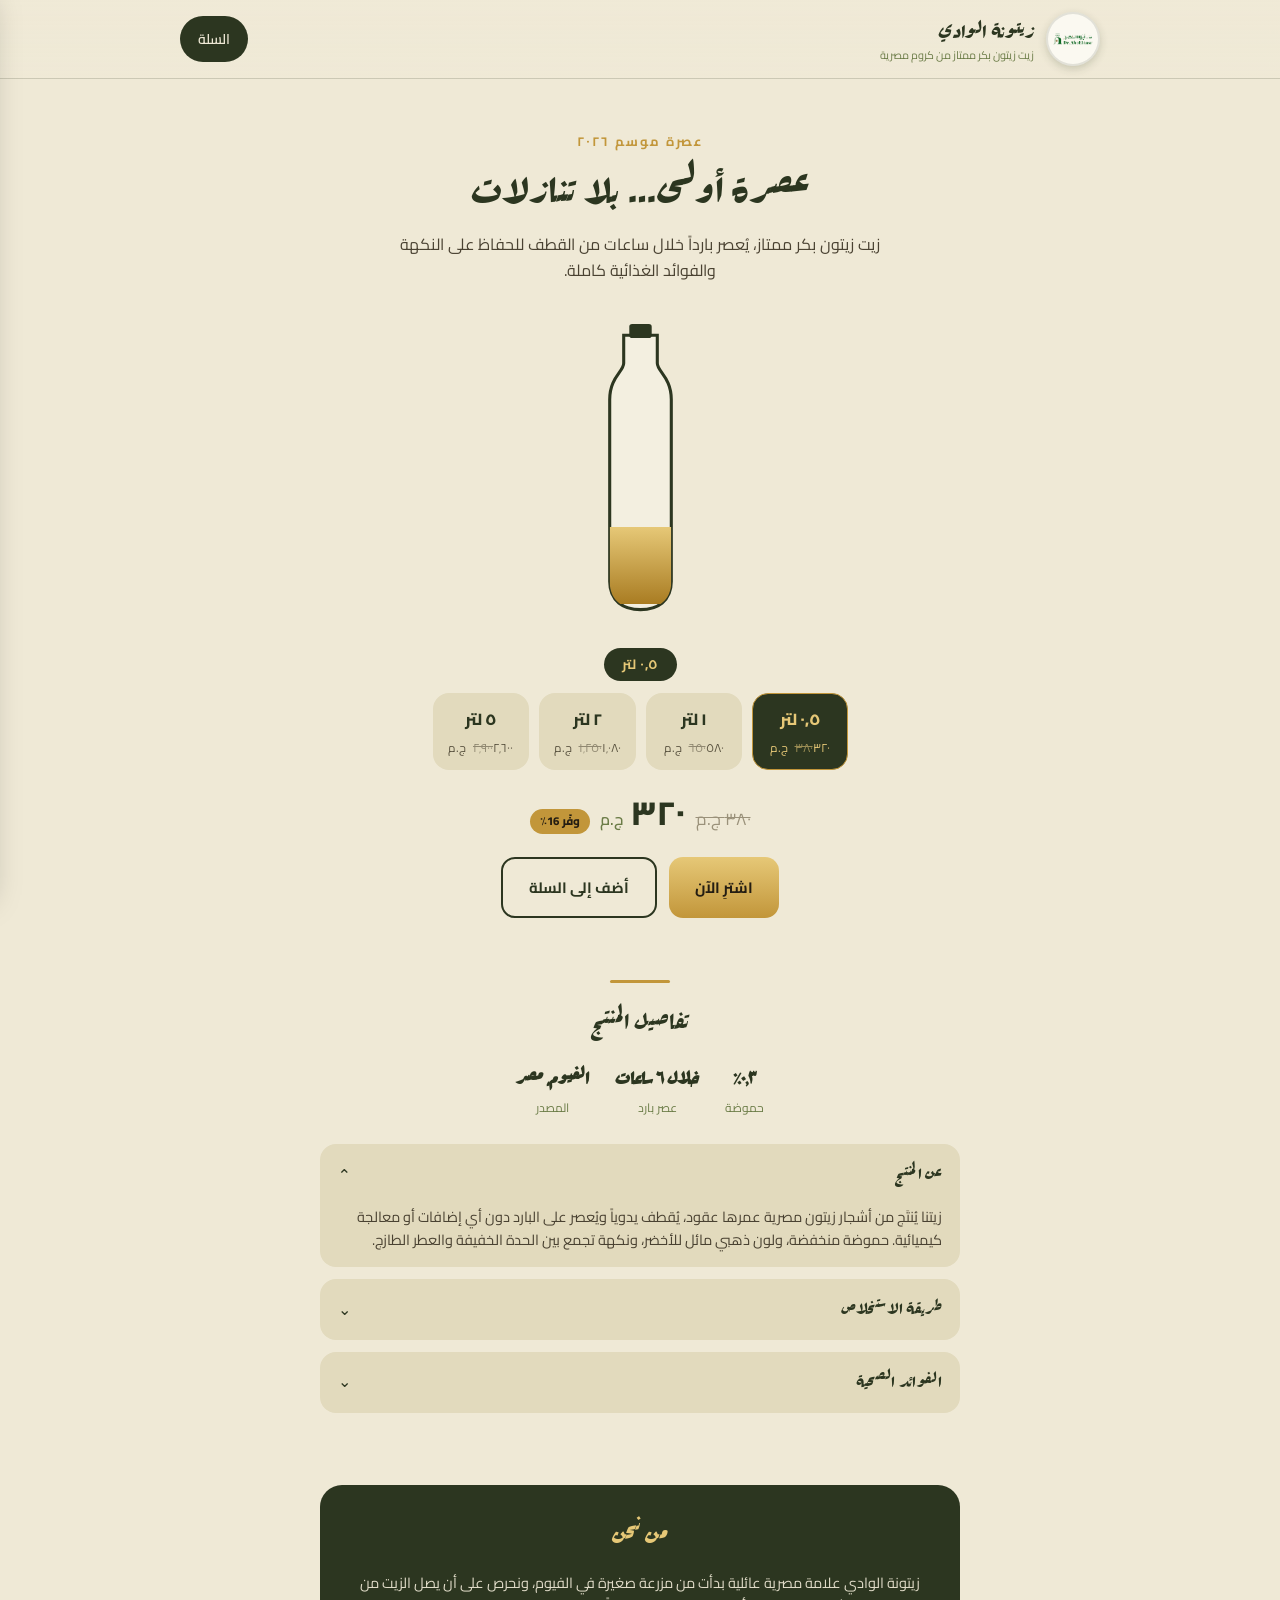
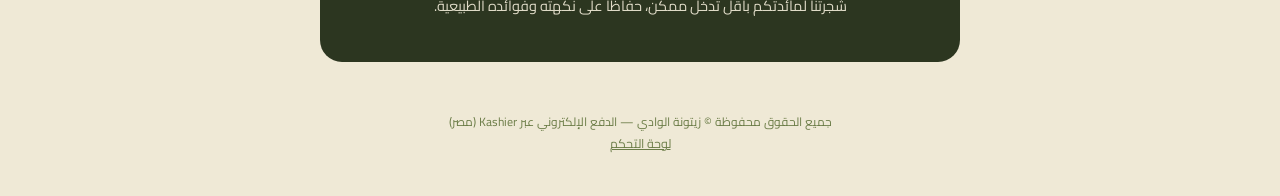
<file: olive-oil-store (4).html>
<!DOCTYPE html>
<html lang="ar" dir="rtl">
<head>
<meta charset="UTF-8">
<meta name="viewport" content="width=device-width, initial-scale=1.0">
<title>زيت زيتون — المتجر</title>
<link rel="preconnect" href="https://fonts.googleapis.com">
<link href="https://fonts.googleapis.com/css2?family=Rakkas&family=Cairo:wght@300;400;500;600;700;800&display=swap" rel="stylesheet">
<style>
  :root{
    --ink:#241d12;
    --olive-deep:#2c3620;
    --olive:#4a5a30;
    --olive-soft:#6b7c47;
    --gold:#c2963a;
    --gold-light:#e6c877;
    --paper:#efe9d6;
    --paper-card:#e2dabd;
    --paper-deep:#dcd2ae;
    --line: rgba(44,54,32,.18);
    --danger:#a4402c;
    --whatsapp:#3a8f5f;
    --radius: 22px;
  }
  *{box-sizing:border-box;}
  html,body{margin:0;padding:0;}
  body{
    background:var(--paper);
    color:var(--ink);
    font-family:'Cairo',sans-serif;
    line-height:1.6;
    min-height:100vh;
  }
  h1,h2,h3,.display{
    font-family:'Rakkas',serif;
    font-weight:400;
    color:var(--olive-deep);
    letter-spacing:.3px;
  }
  a{color:inherit;text-decoration:none;}
  button{font-family:'Cairo',sans-serif;cursor:pointer;border:none;}
  input,select,textarea{font-family:'Cairo',sans-serif;}
  .wrap{max-width:960px;margin:0 auto;padding:0 20px;}

  /* HEADER */
  .site-header{
    position:sticky;top:0;z-index:40;
    background:linear-gradient(180deg, rgba(239,233,214,.97), rgba(239,233,214,.9));
    backdrop-filter:blur(6px);
    border-bottom:1px solid var(--line);
  }
  .header-row{display:flex;align-items:center;justify-content:space-between;padding:12px 20px;max-width:960px;margin:0 auto;}
  .brand-badge{display:flex;align-items:center;gap:12px;}
  .badge-circle{
    width:54px;height:54px;border-radius:50%;
    background:#fbf9f1;
    display:flex;align-items:center;justify-content:center;
    box-shadow: inset 0 0 0 2px rgba(44,54,32,.12), 0 3px 8px rgba(44,54,32,.2);
    flex-shrink:0;overflow:hidden;
  }
  .badge-circle img{width:100%;height:100%;object-fit:contain;padding:4px;}
  .badge-circle span{font-family:'Rakkas',serif;color:var(--olive-deep);font-size:20px;}
  .brand-name{font-family:'Rakkas',serif;font-size:22px;color:var(--olive-deep);}
  .brand-tagline{font-size:11px;color:var(--olive-soft);margin-top:-2px;}
  .cart-btn{
    background:var(--olive-deep);color:var(--paper);
    border-radius:999px;padding:10px 18px;font-weight:600;font-size:14px;
    display:flex;align-items:center;gap:8px;position:relative;
  }
  .cart-count{
    background:var(--gold);color:var(--ink);border-radius:50%;
    width:20px;height:20px;font-size:11px;display:flex;align-items:center;justify-content:center;font-weight:800;
  }

  /* HERO */
  .hero{padding:52px 20px 26px;text-align:center;}
  .hero .eyebrow{color:var(--gold);font-weight:700;letter-spacing:2px;font-size:13px;text-transform:uppercase;}
  .hero h1{font-size:42px;margin:10px 0 14px;line-height:1.35;}
  .hero p{max-width:520px;margin:0 auto;color:#4a4232;font-size:16px;}

  /* SIGNATURE BOTTLE VISUAL */
  .stage{display:flex;flex-direction:column;align-items:center;gap:16px;padding:14px 20px 6px;}
  .bottle-wrap{position:relative;width:230px;height:320px;display:flex;align-items:center;justify-content:center;}
  .bottle-photo{
    position:absolute;inset:0;width:100%;height:100%;object-fit:contain;z-index:3;
    filter:drop-shadow(0 16px 22px rgba(44,54,32,.28));
  }
  .bottle-svg{width:100%;height:100%;position:relative;z-index:2;}
  .fill-mask{transition:height 1.1s cubic-bezier(.16,.9,.28,1), y 1.1s cubic-bezier(.16,.9,.28,1);}
  .liter-badge{
    background:var(--olive-deep);color:var(--gold-light);
    padding:6px 18px;border-radius:999px;font-size:13.5px;font-weight:700;letter-spacing:.5px;
  }

  /* SIZE SELECTOR */
  .size-row{display:flex;gap:10px;justify-content:center;flex-wrap:wrap;padding:6px 20px 8px;}
  .size-pill{
    background:var(--paper-card);border:1.5px solid transparent;border-radius:16px;
    padding:10px 14px;min-width:96px;text-align:center;transition:.18s;
  }
  .size-pill .l{display:block;font-weight:800;font-size:16px;color:var(--olive-deep);}
  .size-pill .p{display:block;font-size:12px;color:#5a5340;margin-top:2px;}
  .size-pill .p .was{text-decoration:line-through;opacity:.6;margin-left:4px;}
  .size-pill.active{background:var(--olive-deep);border-color:var(--gold);}
  .size-pill.active .l,.size-pill.active .p{color:var(--gold-light);}

  .price-block{text-align:center;padding:8px 20px 26px;}
  .price-row{display:flex;align-items:baseline;justify-content:center;gap:10px;flex-wrap:wrap;}
  .price-block .amount{font-size:34px;font-weight:800;color:var(--olive-deep);}
  .price-block .amount span{font-size:16px;font-weight:600;color:var(--olive-soft);}
  .price-was{font-size:17px;text-decoration:line-through;color:#9a917a;}
  .discount-badge{background:var(--gold);color:var(--ink);font-size:11.5px;font-weight:800;padding:3px 10px;border-radius:999px;}
  .cta-row{display:flex;gap:12px;justify-content:center;flex-wrap:wrap;margin-top:16px;}
  .btn{border-radius:14px;padding:14px 26px;font-weight:700;font-size:15px;transition:.15s;}
  .btn-gold{background:linear-gradient(180deg,var(--gold-light),var(--gold));color:var(--ink);}
  .btn-gold:hover{filter:brightness(1.05);}
  .btn-outline{background:transparent;border:2px solid var(--olive-deep);color:var(--olive-deep);}
  .btn-outline:hover{background:var(--olive-deep);color:var(--paper);}

  /* INFO */
  .section{padding:36px 20px;}
  .divider{width:60px;height:3px;background:var(--gold);border-radius:3px;margin:0 auto 18px;}
  .section-title{text-align:center;font-size:26px;margin:0 0 18px;}
  .facts{display:flex;justify-content:center;gap:26px;margin:20px auto 0;flex-wrap:wrap;max-width:640px;}
  .fact{text-align:center;}
  .fact b{display:block;font-family:'Rakkas',serif;font-size:20px;color:var(--olive-deep);}
  .fact span{font-size:12px;color:var(--olive-soft);}

  /* DESCRIPTION ACCORDION */
  .desc-blocks{max-width:640px;margin:24px auto 0;display:flex;flex-direction:column;gap:12px;}
  .desc-block{background:var(--paper-card);border-radius:16px;overflow:hidden;}
  .desc-head{display:flex;justify-content:space-between;align-items:center;padding:16px 18px;cursor:pointer;}
  .desc-head h3{margin:0;font-size:18px;}
  .desc-chevron{font-size:16px;color:var(--olive-deep);transition:transform .25s;}
  .desc-block.open .desc-chevron{transform:rotate(180deg);}
  .desc-body-outer{max-height:0;transition:max-height .35s ease;}
  .desc-block.open .desc-body-outer{max-height:600px;}
  .desc-body{padding:0 18px 16px;color:#4a4232;font-size:14.5px;}

  /* ABOUT */
  .about-card{
    background:var(--olive-deep);color:var(--paper);border-radius:var(--radius);
    max-width:640px;margin:0 auto;padding:30px 26px;text-align:center;
  }
  .about-card h2{color:var(--gold-light);font-size:26px;margin:0 0 10px;}
  .about-card p{font-size:14.5px;opacity:.92;}

  /* REVIEWS */
  .reviews-row{display:flex;gap:14px;overflow-x:auto;padding:6px 4px 14px;scroll-snap-type:x proximity;}
  .review-card{
    flex:0 0 auto;width:170px;background:var(--paper-card);border-radius:16px;overflow:hidden;
    scroll-snap-align:start;box-shadow:0 4px 10px rgba(44,54,32,.12);
  }
  .review-card img{width:100%;height:220px;object-fit:cover;display:block;background:#fff;}
  .review-card .cap{padding:10px 12px;font-size:12.5px;}
  .review-card .cap b{display:block;font-size:13px;color:var(--olive-deep);margin-bottom:2px;}
  .reviews-empty{text-align:center;color:var(--olive-soft);font-size:13.5px;}

  /* SOCIAL FOOTER */
  .social-row{display:flex;gap:12px;justify-content:center;margin:18px 0 6px;flex-wrap:wrap;}
  .social-icon{
    width:38px;height:38px;border-radius:50%;background:var(--paper-card);
    display:flex;align-items:center;justify-content:center;color:var(--olive-deep);
    transition:.15s;
  }
  .social-icon:hover{background:var(--olive-deep);color:var(--paper);}
  .social-icon svg{width:18px;height:18px;fill:currentColor;}

  footer{padding:14px 20px 40px;text-align:center;font-size:12px;color:var(--olive-soft);}
  footer a.link-btn{text-decoration:underline;opacity:.75;}

  /* WHATSAPP FLOATING BUTTON */
  .wa-float{
    position:fixed;bottom:22px;left:22px;z-index:50;
    width:58px;height:58px;border-radius:50%;
    background:var(--whatsapp);color:#fff;
    display:flex;align-items:center;justify-content:center;
    box-shadow:0 6px 18px rgba(0,0,0,.28);
  }
  .wa-float svg{width:30px;height:30px;fill:#fff;}
  .wa-float:hover{filter:brightness(1.06);}

  /* CART DRAWER */
  .overlay{position:fixed;inset:0;background:rgba(36,29,18,.45);z-index:60;display:none;}
  .overlay.show{display:block;}
  .drawer{
    position:fixed;top:0;bottom:0;left:0;width:min(380px,92vw);background:var(--paper);z-index:61;
    box-shadow:8px 0 30px rgba(0,0,0,.25);transform:translateX(-105%);transition:transform .25s ease;
    display:flex;flex-direction:column;
  }
  .drawer.show{transform:translateX(0);}
  .drawer-head{padding:18px 20px;border-bottom:1px solid var(--line);display:flex;justify-content:space-between;align-items:center;}
  .drawer-head h3{margin:0;font-size:20px;}
  .icon-btn{background:none;font-size:20px;color:var(--olive-deep);padding:4px 8px;}
  .drawer-body{flex:1;overflow-y:auto;padding:14px 20px;}
  .cart-item{display:flex;gap:12px;padding:12px 0;border-bottom:1px solid var(--line);align-items:center;}
  .cart-item .thumb{width:52px;height:70px;background:var(--paper-card);border-radius:8px;flex-shrink:0;display:flex;align-items:center;justify-content:center;overflow:hidden;}
  .cart-item .thumb img{width:100%;height:100%;object-fit:contain;}
  .cart-item .meta{flex:1;font-size:14px;}
  .cart-item .meta b{display:block;}
  .qty-ctrl{display:flex;align-items:center;gap:8px;}
  .qty-ctrl button{background:var(--paper-card);width:24px;height:24px;border-radius:6px;font-weight:800;}
  .remove-link{font-size:12px;color:var(--danger);background:none;text-decoration:underline;padding:0;margin-top:4px;}
  .drawer-foot{padding:16px 20px;border-top:1px solid var(--line);}
  .total-row{display:flex;justify-content:space-between;font-weight:800;margin-bottom:12px;font-size:16px;}
  .empty-note{color:var(--olive-soft);text-align:center;padding:30px 10px;font-size:14px;}

  /* MODAL */
  .modal{
    position:fixed;inset:0;z-index:70;display:none;align-items:center;justify-content:center;padding:16px;
    background:rgba(36,29,18,.5);
  }
  .modal.show{display:flex;}
  .modal-card{
    background:var(--paper);border-radius:var(--radius);max-width:480px;width:100%;
    max-height:90vh;overflow-y:auto;padding:24px;
  }
  .modal-card h3{margin-top:0;font-size:22px;}
  .field{margin-bottom:14px;}
  .field label{display:block;font-size:13px;font-weight:700;color:var(--olive-deep);margin-bottom:5px;}
  .field input,.field select,.field textarea{
    width:100%;padding:11px 12px;border-radius:10px;border:1.5px solid var(--line);
    background:#fbf9f1;font-size:14px;color:var(--ink);
  }
  .field textarea{resize:vertical;min-height:70px;}
  .row2{display:grid;grid-template-columns:1fr 1fr;gap:10px;}
  .summary-box{background:var(--paper-card);border-radius:12px;padding:14px;font-size:13.5px;margin-bottom:16px;}
  .summary-box div{display:flex;justify-content:space-between;padding:3px 0;}
  .msg{font-size:13px;padding:10px 12px;border-radius:10px;margin-top:10px;}
  .msg.ok{background:#e4ecd7;color:var(--olive-deep);}
  .msg.info{background:#f1e6c9;color:#6b5320;}
  .modal-actions{display:flex;gap:10px;margin-top:6px;}
  .pay-options{display:flex;flex-direction:column;gap:8px;}
  .pay-option{display:flex;align-items:center;gap:8px;background:#fbf9f1;border:1.5px solid var(--line);border-radius:10px;padding:10px 12px;font-size:14px;cursor:pointer;}
  .pay-option input{width:auto;}

  /* ADMIN */
  .admin-shell{padding:24px 16px 60px;max-width:760px;margin:0 auto;}
  .admin-topbar{display:flex;justify-content:space-between;align-items:center;margin-bottom:20px;}
  .tabs{display:flex;gap:8px;flex-wrap:wrap;margin-bottom:20px;}
  .tab{background:var(--paper-card);padding:9px 16px;border-radius:10px;font-size:13.5px;font-weight:700;color:var(--olive-deep);}
  .tab.active{background:var(--olive-deep);color:var(--paper);}
  .panel{background:var(--paper-card);border-radius:18px;padding:22px;margin-bottom:18px;}
  .panel h3{margin-top:0;font-size:19px;}
  .size-admin-row{display:grid;grid-template-columns:74px 1fr 90px 90px;gap:10px;align-items:center;margin-bottom:12px;padding-bottom:12px;border-bottom:1px dashed var(--line);}
  .upload-thumb{width:64px;height:84px;border-radius:8px;background:#fbf9f1;border:1px dashed var(--olive-soft);display:flex;align-items:center;justify-content:center;overflow:hidden;font-size:10px;color:var(--olive-soft);text-align:center;}
  .upload-thumb img{width:100%;height:100%;object-fit:contain;}
  .file-btn{font-size:11px;background:#fbf9f1;border:1px solid var(--line);border-radius:6px;padding:5px 6px;display:block;margin-top:4px;width:100%;}
  .price-mini{font-size:10.5px;color:var(--olive-soft);display:block;margin-bottom:2px;}
  table.orders{width:100%;border-collapse:collapse;font-size:13px;}
  table.orders th,table.orders td{padding:9px 8px;text-align:right;border-bottom:1px solid var(--line);}
  .status-select{padding:5px 6px;border-radius:6px;font-size:12px;border:1px solid var(--line);background:#fbf9f1;}
  .save-note{font-size:12px;color:var(--olive-soft);margin-top:8px;min-height:16px;}
  .link-btn{background:none;color:var(--olive-soft);text-decoration:underline;font-size:12.5px;}
  .kashier-note{background:#f1e6c9;border-radius:10px;padding:12px 14px;font-size:12.5px;color:#6b5320;margin-top:10px;line-height:1.7;}
  .loading{text-align:center;padding:60px 20px;color:var(--olive-soft);}
  .block-admin{background:#fbf9f1;border-radius:12px;padding:14px;margin-bottom:12px;}
  .block-admin-top{display:flex;justify-content:space-between;align-items:center;margin-bottom:8px;}
  .del-btn{background:none;color:var(--danger);font-size:12.5px;text-decoration:underline;}
  .add-block-btn{background:var(--olive-deep);color:var(--paper);border-radius:10px;padding:9px 16px;font-size:13.5px;font-weight:700;margin-top:6px;}
</style>
</head>
<body>

<div id="app"><div class="loading">جارِ التحميل…</div></div>

<script>
const GOVERNORATES = ["القاهرة","الجيزة","الإسكندرية","الدقهلية","البحيرة","الغربية","المنوفية","الشرقية","القليوبية","كفر الشيخ","دمياط","بورسعيد","الإسماعيلية","السويس","شمال سيناء","جنوب سيناء","بني سويف","الفيوم","المنيا","أسيوط","سوهاج","قنا","الأقصر","أسوان","الوادي الجديد","مطروح","البحر الأحمر"];

const SOCIAL_ICONS = {
  facebook: '<svg viewBox="0 0 24 24"><path d="M22 12a10 10 0 1 0-11.6 9.9v-7H7.9V12h2.5V9.8c0-2.5 1.5-3.9 3.8-3.9 1.1 0 2.2.2 2.2.2v2.4h-1.2c-1.2 0-1.6.8-1.6 1.6V12h2.8l-.4 2.9h-2.4v7A10 10 0 0 0 22 12z"/></svg>',
  instagram: '<svg viewBox="0 0 24 24"><path d="M12 2c2.7 0 3.1 0 4.1.1 1.1 0 1.8.2 2.5.5.7.3 1.2.6 1.8 1.2.6.6.9 1.1 1.2 1.8.3.7.5 1.4.5 2.5.1 1 .1 1.4.1 4.1s0 3.1-.1 4.1c0 1.1-.2 1.8-.5 2.5-.3.7-.6 1.2-1.2 1.8-.6.6-1.1.9-1.8 1.2-.7.3-1.4.5-2.5.5-1 .1-1.4.1-4.1.1s-3.1 0-4.1-.1c-1.1 0-1.8-.2-2.5-.5-.7-.3-1.2-.6-1.8-1.2-.6-.6-.9-1.1-1.2-1.8-.3-.7-.5-1.4-.5-2.5C2 15.1 2 14.7 2 12s0-3.1.1-4.1c0-1.1.2-1.8.5-2.5.3-.7.6-1.2 1.2-1.8.6-.6 1.1-.9 1.8-1.2.7-.3 1.4-.5 2.5-.5C8.9 2 9.3 2 12 2zm0 5a5 5 0 1 0 0 10 5 5 0 0 0 0-10zm0 8.2a3.2 3.2 0 1 1 0-6.4 3.2 3.2 0 0 1 0 6.4zm5.2-8.4a1.2 1.2 0 1 0 0-2.4 1.2 1.2 0 0 0 0 2.4z"/></svg>',
  tiktok: '<svg viewBox="0 0 24 24"><path d="M16.6 2h-3.2v13.4a3 3 0 1 1-2.1-2.9V9.2a6.2 6.2 0 1 0 5.3 6.1V8.8a7.6 7.6 0 0 0 4.4 1.4V7a4.4 4.4 0 0 1-4.4-4.4V2z"/></svg>',
  twitter: '<svg viewBox="0 0 24 24"><path d="M18.9 3H22l-7 8 8.2 10h-6.4l-5-6.5-5.8 6.5H2.7l7.5-8.4L2.3 3h6.6l4.5 6z"/></svg>',
  youtube: '<svg viewBox="0 0 24 24"><path d="M23 12s0-3.6-.5-5.3c-.3-1-1-1.8-2-2C18.9 4 12 4 12 4s-6.9 0-8.5.7c-1 .2-1.7 1-2 2C1 8.4 1 12 1 12s0 3.6.5 5.3c.3 1 1 1.7 2 2C5.1 20 12 20 12 20s6.9 0 8.5-.7c1-.3 1.7-1 2-2 .5-1.7.5-5.3.5-5.3zM10 15.5v-7l6 3.5-6 3.5z"/></svg>',
  whatsapp: '<svg viewBox="0 0 24 24"><path d="M17.5 14.4c-.3-.1-1.7-.8-2-1-.2-.1-.4-.1-.6.1-.2.3-.7 1-.9 1.1-.1.2-.3.2-.6.1-.3-.2-1.2-.5-2.3-1.5-.9-.8-1.4-1.7-1.6-2-.2-.3 0-.5.1-.6.1-.1.3-.3.4-.5.2-.1.2-.3.3-.5.1-.2 0-.4 0-.5-.1-.1-.6-1.5-.8-2-.2-.5-.4-.5-.6-.5h-.5c-.2 0-.5.1-.7.3-.3.3-1 1-1 2.4s1 2.8 1.2 3c.1.2 2 3 4.8 4.3.7.3 1.2.5 1.6.6.7.2 1.3.2 1.8.1.5-.1 1.7-.7 2-1.4.2-.6.2-1.2.2-1.3-.1-.2-.3-.2-.6-.3zM12 2a10 10 0 0 0-8.6 15L2 22l5.2-1.4A10 10 0 1 0 12 2zm0 18.2a8.2 8.2 0 0 1-4.2-1.2l-.3-.2-3.1.8.8-3-.2-.3A8.2 8.2 0 1 1 12 20.2z"/></svg>'
};

const DEFAULT_CONFIG = {
  brandName: "زيتونة الوادي",
  tagline: "زيت زيتون بكر ممتاز من كروم مصرية",
  logoImage: "[data-uri]",
  heroHeadline: "عصرة أولى… بلا تنازلات",
  heroText: "زيت زيتون بكر ممتاز، يُعصر بارداً خلال ساعات من القطف للحفاظ على النكهة والفوائد الغذائية كاملة.",
  facts: [{label:"حموضة", value:"٠٫٣٪"},{label:"عصر بارد", value:"خلال ٦ ساعات"},{label:"المصدر", value:"الفيوم، مصر"}],
  descriptionBlocks: [
    {id:"b1", title:"عن المنتج", text:"زيتنا يُنتَج من أشجار زيتون مصرية عمرها عقود، يُقطف يدوياً ويُعصر على البارد دون أي إضافات أو معالجة كيميائية. حموضة منخفضة، ولون ذهبي مائل للأخضر، ونكهة تجمع بين الحدة الخفيفة والعطر الطازج."},
    {id:"b2", title:"طريقة الاستخلاص", text:"يتم قطف الزيتون يدوياً في ذروة النضج، ثم يُنقل مباشرة للمعصرة ويُعصر بارداً خلال ساعات قليلة من القطف، دون استخدام حرارة أو مذيبات، للحفاظ على الطعم الطبيعي والقيمة الغذائية."},
    {id:"b3", title:"الفوائد الصحية", text:"غني بمضادات الأكسدة والدهون الأحادية غير المشبعة، يدعم صحة القلب والشرايين، ويُستخدم يومياً في الطهي والسلطات كبديل صحي للزيوت المكررة."}
  ],
  about: {
    title: "من نحن",
    text: "زيتونة الوادي علامة مصرية عائلية بدأت من مزرعة صغيرة في الفيوم، ونحرص على أن يصل الزيت من شجرتنا لمائدتكم بأقل تدخل ممكن، حفاظاً على نكهته وفوائده الطبيعية."
  },
  reviews: [],
  social: {
    whatsapp: "",
    facebook: "",
    instagram: "",
    tiktok: "",
    twitter: "",
    youtube: ""
  },
  sizes: [
    {key:"500", liter:"٠٫٥ لتر", price:320, originalPrice:380, image:""},
    {key:"1000", liter:"١ لتر", price:580, originalPrice:650, image:""},
    {key:"2000", liter:"٢ لتر", price:1080, originalPrice:1250, image:""},
    {key:"5000", liter:"٥ لتر", price:2600, originalPrice:2900, image:""}
  ],
  currency:"ج.م",
  kashierMerchantId:"",
  kashierMode:"test",
  paymentMethods:{ cod:true, card:true, wallet:true },
  adminPassword:"1234"
};

let state = {
  view: "store",
  config: null,
  cart: [],
  selectedSize: null,
  cartOpen: false,
  checkoutOpen: false,
  checkoutItems: null,
  orderMsg: null,
  adminAuthed: false,
  adminTab: "identity",
  orders: [],
  saveNote: "",
  blockOpen: {"b1": true}
};

const STORAGE_KEYS = { config:"store-config", orders:"orders", cart:"cart" };

async function loadAll(){
  try{
    const c = await window.storage.get(STORAGE_KEYS.config, true);
    state.config = c ? JSON.parse(c.value) : structuredClone(DEFAULT_CONFIG);
  }catch(e){ state.config = structuredClone(DEFAULT_CONFIG); }

  try{
    const o = await window.storage.get(STORAGE_KEYS.orders, true);
    state.orders = o ? JSON.parse(o.value) : [];
  }catch(e){ state.orders = []; }

  try{
    const ct = await window.storage.get(STORAGE_KEYS.cart, false);
    state.cart = ct ? JSON.parse(ct.value) : [];
  }catch(e){ state.cart = []; }

  state.selectedSize = state.config.sizes[0]?.key || null;
  if(state.config.descriptionBlocks?.[0]) state.blockOpen[state.config.descriptionBlocks[0].id] = true;
  render();
}

async function saveConfig(){
  try{ await window.storage.set(STORAGE_KEYS.config, JSON.stringify(state.config), true); }catch(e){}
}
async function saveOrders(){
  try{ await window.storage.set(STORAGE_KEYS.orders, JSON.stringify(state.orders), true); }catch(e){}
}
async function saveCart(){
  try{ await window.storage.set(STORAGE_KEYS.cart, JSON.stringify(state.cart), false); }catch(e){}
}

function fmt(n){ return Number(n).toLocaleString('ar-EG'); }
function esc(s){ return (s||"").replace(/[&<>"']/g, m => ({'&':'&amp;','<':'&lt;','>':'&gt;','"':'&quot;',"'":'&#39;'}[m])); }
function waDigits(s){ return (s||"").replace(/[^0-9]/g,''); }

function currentSize(){ return state.config.sizes.find(s=>s.key===state.selectedSize) || state.config.sizes[0]; }

function cartTotal(items){
  return items.reduce((sum,it)=>{
    const sz = state.config.sizes.find(s=>s.key===it.key);
    return sum + (sz? sz.price*it.qty : 0);
  },0);
}
function cartCount(){ return state.cart.reduce((n,it)=>n+it.qty,0); }

function addToCart(key, qty=1){
  const existing = state.cart.find(it=>it.key===key);
  if(existing){ existing.qty += qty; } else { state.cart.push({key,qty}); }
  saveCart();
  render();
}
function updateQty(key, delta){
  const it = state.cart.find(i=>i.key===key);
  if(!it) return;
  it.qty += delta;
  if(it.qty<=0) state.cart = state.cart.filter(i=>i.key!==key);
  saveCart();
  render();
}
function removeFromCart(key){
  state.cart = state.cart.filter(i=>i.key!==key);
  saveCart();
  render();
}

function openCheckout(items){
  state.checkoutItems = items;
  state.checkoutOpen = true;
  state.orderMsg = null;
  state.cartOpen = false;
  render();
}

async function submitOrder(e){
  e.preventDefault();
  const f = e.target;
  const name = f.name.value.trim();
  const phone = f.phone.value.trim();
  const gov = f.gov.value;
  const address = f.address.value.trim();
  const notes = f.notes.value.trim();
  if(!name || !phone || !gov || !address){ return; }

  const paymentMethod = f.payment ? f.payment.value : "cod";
  const items = state.checkoutItems;
  const total = cartTotal(items);
  const order = {
    id: "ORD-" + Date.now().toString(36).toUpperCase(),
    createdAt: new Date().toISOString(),
    name, phone, governorate: gov, address, notes,
    items: items.map(it=>{
      const sz = state.config.sizes.find(s=>s.key===it.key);
      return { key: it.key, liter: sz?.liter, qty: it.qty, price: sz?.price };
    }),
    total,
    status: paymentMethod==="cod" ? "قيد التجهيز" : "بانتظار الدفع",
    paymentMethod
  };
  state.orders.unshift(order);
  await saveOrders();

  if(items === state.cart){
    state.cart = [];
    await saveCart();
  }

  if(paymentMethod === "cod"){
    state.orderMsg = {
      type:"ok",
      text: "تم تأكيد طلبك رقم " + order.id + " بنجاح. الدفع سيتم عند استلام الطلب."
    };
  } else {
    const mid = state.config.kashierMerchantId;
    const methodLabel = paymentMethod==="card" ? "بالبطاقة" : "بالمحفظة الإلكترونية";
    if(mid){
      state.orderMsg = {
        type:"info",
        text: "تم إنشاء طلبك رقم " + order.id + " للدفع " + methodLabel + ". لإتمام الدفع الفعلي عبر Kashier، الموقع يحتاج خادماً خلفياً يحسب بصمة التحقق (hash) بمفتاحك السري — لا يمكن حساب هذه البصمة بأمان من المتصفح مباشرة. بعد ربط الخادم سيُحوَّل العميل تلقائياً لصفحة الدفع."
      };
    } else {
      state.orderMsg = {
        type:"info",
        text: "تم إنشاء طلبك رقم " + order.id + ". لتفعيل الدفع الإلكتروني عبر Kashier أضف رقم المنشأة (Merchant ID) من لوحة التحكم."
      };
    }
  }
  render();
}

function toggleView(v){ state.view = v; render(); }

// ---------- RENDER ----------
function render(){
  const app = document.getElementById('app');
  if(!state.config){ app.innerHTML = '<div class="loading">جارِ التحميل…</div>'; return; }
  app.innerHTML = state.view === 'admin' ? renderAdmin() : renderStore();
  attachHandlers();
}

function bottleSVG(fillRatio, imgUrl){
  const fillHeight = 150 * fillRatio;
  const fillY = 190 - fillHeight;
  if(imgUrl){
    return `<img class="bottle-photo" src="${imgUrl}" alt="زجاجة المنتج">`;
  }
  return `
  <svg class="bottle-svg" viewBox="0 0 100 220" xmlns="http://www.w3.org/2000/svg">
    <defs>
      <linearGradient id="oilg" x1="0" y1="0" x2="0" y2="1">
        <stop offset="0%" stop-color="#e6c877"/>
        <stop offset="100%" stop-color="#a97c22"/>
      </linearGradient>
      <clipPath id="bottleClip">
        <path d="M38,8 h24 v20 c0,6 10,10 10,26 v130 c0,14 -10,20 -22,20 h-0 c-12,0 -22,-6 -22,-20 v-130 c0,-16 10,-20 10,-26 z"/>
      </clipPath>
    </defs>
    <path d="M38,8 h24 v20 c0,6 10,10 10,26 v130 c0,14 -10,20 -22,20 h-0 c-12,0 -22,-6 -22,-20 v-130 c0,-16 10,-20 10,-26 z"
      fill="#f3efe0" stroke="#2c3620" stroke-width="2.2"/>
    <rect class="fill-mask" x="10" y="${fillY}" width="80" height="${fillHeight+10}" fill="url(#oilg)" clip-path="url(#bottleClip)"/>
    <rect x="42" y="0" width="16" height="10" rx="2" fill="#2c3620"/>
  </svg>`;
}

function renderStore(){
  const cfg = state.config;
  const sz = currentSize();
  const maxPrice = Math.max(...cfg.sizes.map(s=>s.price));
  const ratio = sz ? Math.max(0.3, sz.price / maxPrice) : 0.5;
  const boxH = Math.round(260 + ratio*160);
  const boxW = Math.round(boxH*0.62);
  const hasDiscount = sz && sz.originalPrice && sz.originalPrice > sz.price;
  const pct = hasDiscount ? Math.round(100 - (sz.price/sz.originalPrice*100)) : 0;

  return `
  <header class="site-header">
    <div class="header-row">
      <div class="brand-badge">
        <div class="badge-circle">${cfg.logoImage ? `<img src="${cfg.logoImage}" alt="شعار">` : `<span>${esc(cfg.brandName?.[0]||'ز')}</span>`}</div>
        <div>
          <div class="brand-name">${esc(cfg.brandName)}</div>
          <div class="brand-tagline">${esc(cfg.tagline)}</div>
        </div>
      </div>
      <button class="cart-btn" id="openCart">
        السلة ${cartCount()>0?`<span class="cart-count">${cartCount()}</span>`:''}
      </button>
    </div>
  </header>

  <section class="hero">
    <div class="eyebrow">عصرة موسم ٢٠٢٦</div>
    <h1>${esc(cfg.heroHeadline)}</h1>
    <p>${esc(cfg.heroText)}</p>
  </section>

  <section class="stage">
    <div class="bottle-wrap" style="width:${boxW}px;height:${boxH}px;">${bottleSVG(ratio, sz?.image)}</div>
    <div class="liter-badge">${esc(sz?.liter||'')}</div>
  </section>

  <div class="size-row">
    ${cfg.sizes.map(s=>{
      const disc = s.originalPrice && s.originalPrice > s.price;
      return `
      <button class="size-pill ${s.key===state.selectedSize?'active':''}" data-size="${s.key}">
        <span class="l">${esc(s.liter)}</span>
        <span class="p">${disc?`<span class="was">${fmt(s.originalPrice)}</span>`:''}${fmt(s.price)} ${esc(cfg.currency)}</span>
      </button>`;
    }).join('')}
  </div>

  <div class="price-block">
    <div class="price-row">
      ${hasDiscount?`<span class="price-was">${fmt(sz.originalPrice)} ${esc(cfg.currency)}</span>`:''}
      <div class="amount">${fmt(sz?.price||0)} <span>${esc(cfg.currency)}</span></div>
      ${hasDiscount?`<span class="discount-badge">وفّر ${pct}٪</span>`:''}
    </div>
    <div class="cta-row">
      <button class="btn btn-gold" id="buyNow">اشترِ الآن</button>
      <button class="btn btn-outline" id="addCart">أضف إلى السلة</button>
    </div>
  </div>

  <section class="section">
    <div class="divider"></div>
    <h2 class="section-title">تفاصيل المنتج</h2>
    <div class="facts">
      ${cfg.facts.map(f=>`<div class="fact"><b>${esc(f.value)}</b><span>${esc(f.label)}</span></div>`).join('')}
    </div>
    <div class="desc-blocks">
      ${cfg.descriptionBlocks.map(b=>`
        <div class="desc-block ${state.blockOpen[b.id]?'open':''}" data-block="${b.id}">
          <div class="desc-head" data-toggle-block="${b.id}">
            <h3>${esc(b.title)}</h3>
            <span class="desc-chevron">⌄</span>
          </div>
          <div class="desc-body-outer"><div class="desc-body">${esc(b.text)}</div></div>
        </div>
      `).join('')}
    </div>
  </section>

  <section class="section">
    <div class="about-card">
      <h2>${esc(cfg.about.title)}</h2>
      <p>${esc(cfg.about.text)}</p>
    </div>
  </section>

  ${cfg.reviews && cfg.reviews.length>0 ? `
  <section class="section">
    <div class="divider"></div>
    <h2 class="section-title">آراء عملائنا</h2>
    <div class="reviews-row">
      ${cfg.reviews.map(r=>`
        <div class="review-card">
          <img src="${r.image}" alt="رأي عميل">
          ${(r.name||r.caption) ? `<div class="cap">${r.name?`<b>${esc(r.name)}</b>`:''}${esc(r.caption||'')}</div>` : ''}
        </div>
      `).join('')}
    </div>
  </section>` : ''}

  <footer>
    ${renderSocialRow()}
    جميع الحقوق محفوظة © ${esc(cfg.brandName)} — الدفع الإلكتروني عبر Kashier (مصر)
    <br><button class="link-btn" id="goAdmin">لوحة التحكم</button>
  </footer>

  ${renderWhatsappFloat()}
  ${renderCartDrawer()}
  ${renderCheckoutModal()}
  `;
}

function renderSocialRow(){
  const s = state.config.social || {};
  const items = [];
  if(s.whatsapp) items.push({key:'whatsapp', url:'https://wa.me/'+waDigits(s.whatsapp)});
  if(s.facebook) items.push({key:'facebook', url:s.facebook});
  if(s.instagram) items.push({key:'instagram', url:s.instagram});
  if(s.tiktok) items.push({key:'tiktok', url:s.tiktok});
  if(s.twitter) items.push({key:'twitter', url:s.twitter});
  if(s.youtube) items.push({key:'youtube', url:s.youtube});
  if(items.length===0) return '';
  return `<div class="social-row">${items.map(it=>`
    <a class="social-icon" href="${esc(it.url)}" target="_blank" rel="noopener">${SOCIAL_ICONS[it.key]}</a>
  `).join('')}</div>`;
}

function renderWhatsappFloat(){
  const num = state.config.social?.whatsapp;
  if(!num) return '';
  return `<a class="wa-float" href="https://wa.me/${waDigits(num)}" target="_blank" rel="noopener">${SOCIAL_ICONS.whatsapp}</a>`;
}

function renderCartDrawer(){
  const cfg = state.config;
  return `
  <div class="overlay ${state.cartOpen?'show':''}" id="cartOverlay"></div>
  <aside class="drawer ${state.cartOpen?'show':''}">
    <div class="drawer-head">
      <h3>سلة المشتريات</h3>
      <button class="icon-btn" id="closeCart">✕</button>
    </div>
    <div class="drawer-body">
      ${state.cart.length===0? '<div class="empty-note">السلة فارغة حالياً</div>' :
        state.cart.map(it=>{
          const s = cfg.sizes.find(x=>x.key===it.key);
          if(!s) return '';
          return `
          <div class="cart-item">
            <div class="thumb">${s.image?`<img src="${s.image}">`:'🫒'}</div>
            <div class="meta">
              <b>${esc(cfg.brandName)} — ${esc(s.liter)}</b>
              ${fmt(s.price)} ${esc(cfg.currency)}
              <div class="qty-ctrl">
                <button data-qty-minus="${s.key}">−</button>
                <span>${it.qty}</span>
                <button data-qty-plus="${s.key}">+</button>
              </div>
              <button class="remove-link" data-remove="${s.key}">إزالة</button>
            </div>
          </div>`;
        }).join('')
      }
    </div>
    ${state.cart.length>0? `
    <div class="drawer-foot">
      <div class="total-row"><span>الإجمالي</span><span>${fmt(cartTotal(state.cart))} ${esc(cfg.currency)}</span></div>
      <button class="btn btn-gold" style="width:100%" id="checkoutCart">إتمام الطلب</button>
    </div>` : ''}
  </aside>`;
}

function paymentOptions(){
  const pm = state.config.paymentMethods || {cod:true,card:true,wallet:true};
  const opts = [];
  if(pm.cod) opts.push({key:"cod", label:"الدفع عند الاستلام (كاش)", icon:"💵"});
  if(pm.card) opts.push({key:"card", label:"بطاقة ائتمان / فيزا", icon:"💳"});
  if(pm.wallet) opts.push({key:"wallet", label:"محفظة إلكترونية", icon:"📱"});
  if(opts.length===0) opts.push({key:"cod", label:"الدفع عند الاستلام (كاش)", icon:"💵"});
  return opts;
}

function renderCheckoutModal(){
  if(!state.checkoutOpen) return '';
  const items = state.checkoutItems || [];
  const cfg = state.config;
  const total = cartTotal(items);
  return `
  <div class="modal show" id="checkoutModal">
    <div class="modal-card">
      <h3>إتمام الطلب</h3>
      <div class="summary-box">
        ${items.map(it=>{
          const s = cfg.sizes.find(x=>x.key===it.key);
          return `<div><span>${esc(s?.liter||'')} × ${it.qty}</span><span>${fmt((s?.price||0)*it.qty)} ${esc(cfg.currency)}</span></div>`;
        }).join('')}
        <div style="border-top:1px solid var(--line);margin-top:6px;padding-top:6px;font-weight:800;">
          <span>الإجمالي</span><span>${fmt(total)} ${esc(cfg.currency)}</span>
        </div>
      </div>

      ${state.orderMsg ? `<div class="msg ${state.orderMsg.type}">${esc(state.orderMsg.text)}</div>
        <div class="modal-actions" style="margin-top:14px;">
          <button class="btn btn-outline" style="flex:1" id="closeCheckout">إغلاق</button>
        </div>` : `
      <form id="orderForm">
        <div class="field"><label>الاسم بالكامل</label><input name="name" required placeholder="مثال: أحمد محمد"></div>
        <div class="row2">
          <div class="field"><label>رقم الهاتف</label><input name="phone" required placeholder="01xxxxxxxxx"></div>
          <div class="field"><label>المحافظة</label>
            <select name="gov" required>
              <option value="">اختر المحافظة</option>
              ${GOVERNORATES.map(g=>`<option>${g}</option>`).join('')}
            </select>
          </div>
        </div>
        <div class="field"><label>العنوان بالتفصيل</label><textarea name="address" required placeholder="الشارع، رقم العمارة، الحي، علامة مميزة"></textarea></div>
        <div class="field"><label>ملاحظات (اختياري)</label><textarea name="notes" placeholder="مثال: التسليم مساءً"></textarea></div>
        <div class="field">
          <label>طريقة الدفع</label>
          <div class="pay-options">
            ${paymentOptions().map((p,i)=>`
              <label class="pay-option">
                <input type="radio" name="payment" value="${p.key}" ${i===0?'checked':''}>
                <span>${p.icon} ${esc(p.label)}</span>
              </label>
            `).join('')}
          </div>
        </div>
        <div class="modal-actions">
          <button type="button" class="btn btn-outline" style="flex:1" id="cancelCheckout">رجوع</button>
          <button type="submit" class="btn btn-gold" style="flex:1.4">تأكيد الطلب</button>
        </div>
      </form>`}
    </div>
  </div>`;
}

// ---------- ADMIN ----------
function renderAdmin(){
  if(!state.adminAuthed){
    return `
    <div class="admin-shell">
      <div class="panel" style="max-width:360px;margin:60px auto;">
        <h3>دخول لوحة التحكم</h3>
        <form id="adminLogin">
          <div class="field"><label>كلمة المرور</label><input type="password" name="pw" required></div>
          <div class="modal-actions">
            <button type="button" class="btn btn-outline" style="flex:1" id="backStore">رجوع للمتجر</button>
            <button type="submit" class="btn btn-gold" style="flex:1">دخول</button>
          </div>
        </form>
      </div>
    </div>`;
  }
  const cfg = state.config;
  const tab = state.adminTab;
  return `
  <div class="admin-shell">
    <div class="admin-topbar">
      <h2 style="margin:0;">لوحة التحكم</h2>
      <button class="link-btn" id="backStore">عرض المتجر ↩</button>
    </div>
    <div class="tabs">
      <button class="tab ${tab==='identity'?'active':''}" data-tab="identity">الهوية والشعار</button>
      <button class="tab ${tab==='product'?'active':''}" data-tab="product">وصف المنتج</button>
      <button class="tab ${tab==='sizes'?'active':''}" data-tab="sizes">الأحجام والأسعار</button>
      <button class="tab ${tab==='about'?'active':''}" data-tab="about">من نحن</button>
      <button class="tab ${tab==='reviews'?'active':''}" data-tab="reviews">تقييمات العملاء</button>
      <button class="tab ${tab==='social'?'active':''}" data-tab="social">السوشيال ميديا</button>
      <button class="tab ${tab==='payment'?'active':''}" data-tab="payment">الدفع</button>
      <button class="tab ${tab==='orders'?'active':''}" data-tab="orders">الطلبات (${state.orders.length})</button>
    </div>
    ${tab==='identity'?adminIdentity(cfg):''}
    ${tab==='product'?adminProduct(cfg):''}
    ${tab==='sizes'?adminSizes(cfg):''}
    ${tab==='about'?adminAbout(cfg):''}
    ${tab==='reviews'?adminReviews(cfg):''}
    ${tab==='social'?adminSocial(cfg):''}
    ${tab==='payment'?adminPayment(cfg):''}
    ${tab==='orders'?adminOrders():''}
  </div>`;
}

function adminIdentity(cfg){
  return `
  <div class="panel">
    <h3>الشعار واسم العلامة</h3>
    <div class="field"><label>اسم المتجر / العلامة</label><input id="f-brandName" value="${esc(cfg.brandName)}"></div>
    <div class="field"><label>الوصف المختصر تحت الاسم</label><input id="f-tagline" value="${esc(cfg.tagline)}"></div>
    <div class="field">
      <label>شعار الشركة (يفضّل PNG مفرغ)</label>
      <div class="upload-thumb" style="width:84px;height:84px;margin-bottom:6px;">${cfg.logoImage?`<img src="${cfg.logoImage}">`:'بدون شعار'}</div>
      <input type="file" accept="image/*" class="file-btn" id="f-logo">
    </div>
    <div class="field"><label>عنوان الواجهة الرئيسي</label><input id="f-heroHeadline" value="${esc(cfg.heroHeadline)}"></div>
    <div class="field"><label>نص الواجهة الرئيسي</label><textarea id="f-heroText">${esc(cfg.heroText)}</textarea></div>
    <button class="btn btn-gold" id="saveIdentity">حفظ</button>
    <div class="save-note">${esc(state.saveNote)}</div>
  </div>`;
}

function adminProduct(cfg){
  return `
  <div class="panel">
    <h3>حقائق سريعة</h3>
    ${cfg.facts.map((f,i)=>`
      <div class="row2" style="margin-bottom:8px;">
        <input data-fact-value="${i}" value="${esc(f.value)}" placeholder="القيمة">
        <input data-fact-label="${i}" value="${esc(f.label)}" placeholder="التسمية">
      </div>
    `).join('')}
    <button class="btn btn-gold" id="saveFacts" style="margin-top:6px;">حفظ الحقائق</button>
    <div class="save-note">${esc(state.saveNote)}</div>
  </div>

  <div class="panel">
    <h3>مربعات وصف المنتج (قابلة للطي من صفحة المتجر)</h3>
    ${cfg.descriptionBlocks.map((b,i)=>`
      <div class="block-admin" data-block-row="${i}">
        <div class="block-admin-top">
          <input data-block-title="${i}" value="${esc(b.title)}" placeholder="عنوان المربع" style="font-weight:700;border:1px solid var(--line);border-radius:8px;padding:8px;flex:1;">
          <button class="del-btn" data-del-block="${i}">حذف</button>
        </div>
        <textarea data-block-text="${i}" style="width:100%;min-height:80px;border:1px solid var(--line);border-radius:8px;padding:8px;">${esc(b.text)}</textarea>
      </div>
    `).join('')}
    <button class="add-block-btn" id="addBlock">+ إضافة مربع وصف جديد</button>
    <div style="margin-top:12px;">
      <button class="btn btn-gold" id="saveBlocks">حفظ المربعات</button>
    </div>
    <div class="save-note">${esc(state.saveNote)}</div>
  </div>`;
}

function adminSizes(cfg){
  return `
  <div class="panel">
    <h3>الأحجام والأسعار</h3>
    ${cfg.sizes.map((s,i)=>`
      <div class="size-admin-row">
        <div class="upload-thumb">
          ${s.image?`<img src="${s.image}">`:'صورة'}
          <input type="file" accept="image/png" class="file-btn" data-size-img="${i}">
        </div>
        <input data-size-liter="${i}" value="${esc(s.liter)}" placeholder="مثال: ١ لتر">
        <div>
          <span class="price-mini">السعر قبل</span>
          <input type="number" data-size-original="${i}" value="${s.originalPrice||0}">
        </div>
        <div>
          <span class="price-mini">السعر بعد</span>
          <input type="number" data-size-price="${i}" value="${s.price}">
        </div>
      </div>
    `).join('')}
    <div class="field" style="max-width:160px;margin-top:6px;"><label>رمز العملة</label><input id="f-currency" value="${esc(cfg.currency)}"></div>
    <button class="btn btn-gold" id="saveSizes">حفظ</button>
    <div class="save-note">${esc(state.saveNote)}</div>
    <div class="kashier-note">اترك "السعر قبل" فارغاً أو صفراً إذا لم يكن هناك خصم. يفضّل رفع صور بخلفية مفرغة (PNG شفاف) وبجودة عالية ليظهر المنتج بوضوح.</div>
  </div>`;
}

function adminAbout(cfg){
  return `
  <div class="panel">
    <h3>قسم "من نحن"</h3>
    <div class="field"><label>العنوان</label><input id="f-aboutTitle" value="${esc(cfg.about.title)}"></div>
    <div class="field"><label>نص بسيط عن الشركة</label><textarea id="f-aboutText" style="min-height:100px;">${esc(cfg.about.text)}</textarea></div>
    <button class="btn btn-gold" id="saveAbout">حفظ</button>
    <div class="save-note">${esc(state.saveNote)}</div>
  </div>`;
}

function adminReviews(cfg){
  const reviews = cfg.reviews || [];
  return `
  <div class="panel">
    <h3>صور تقييمات وآراء العملاء</h3>
    ${reviews.length===0? '<p style="color:var(--olive-soft);font-size:13.5px;">لا توجد تقييمات مضافة بعد.</p>' : ''}
    ${reviews.map((r,i)=>`
      <div class="block-admin" data-review-row="${i}">
        <div style="display:flex;gap:12px;">
          <div class="upload-thumb" style="width:70px;height:90px;">
            ${r.image?`<img src="${r.image}">`:'صورة'}
            <input type="file" accept="image/*" class="file-btn" data-review-img="${i}">
          </div>
          <div style="flex:1;">
            <input data-review-name="${i}" value="${esc(r.name)}" placeholder="اسم العميل (اختياري)" style="width:100%;margin-bottom:6px;border:1px solid var(--line);border-radius:8px;padding:8px;">
            <input data-review-caption="${i}" value="${esc(r.caption)}" placeholder="تعليق مختصر (اختياري)" style="width:100%;border:1px solid var(--line);border-radius:8px;padding:8px;">
          </div>
        </div>
        <div class="block-admin-top" style="margin-top:8px;">
          <span></span>
          <button class="del-btn" data-del-review="${i}">حذف</button>
        </div>
      </div>
    `).join('')}
    <button class="add-block-btn" id="addReview">+ إضافة تقييم جديد</button>
    <div style="margin-top:12px;">
      <button class="btn btn-gold" id="saveReviews">حفظ التقييمات</button>
    </div>
    <div class="save-note">${esc(state.saveNote)}</div>
    <div class="kashier-note">ارفع صورة (سكرين شوت) لتعليق العميل، ويمكنك إضافة اسمه وتعليق مختصر اختيارياً. تظهر التقييمات في قسم "آراء عملائنا" أسفل صفحة المتجر.</div>
  </div>`;
}

function adminSocial(cfg){
  const s = cfg.social||{};
  return `
  <div class="panel">
    <h3>روابط التواصل الاجتماعي</h3>
    <div class="field"><label>رقم واتساب (مع كود الدولة، مثال: ٢٠١٠٠٠٠٠٠٠٠٠)</label><input id="f-wa" value="${esc(s.whatsapp)}" placeholder="201000000000"></div>
    <div class="field"><label>فيسبوك</label><input id="f-fb" value="${esc(s.facebook)}" placeholder="https://facebook.com/..."></div>
    <div class="field"><label>انستجرام</label><input id="f-ig" value="${esc(s.instagram)}" placeholder="https://instagram.com/..."></div>
    <div class="field"><label>تيك توك</label><input id="f-tt" value="${esc(s.tiktok)}" placeholder="https://tiktok.com/@..."></div>
    <div class="field"><label>تويتر / X</label><input id="f-tw" value="${esc(s.twitter)}" placeholder="https://x.com/..."></div>
    <div class="field"><label>يوتيوب</label><input id="f-yt" value="${esc(s.youtube)}" placeholder="https://youtube.com/..."></div>
    <button class="btn btn-gold" id="saveSocial">حفظ</button>
    <div class="save-note">${esc(state.saveNote)}</div>
    <div class="kashier-note">سيظهر زر واتساب عائم أسفل الصفحة تلقائياً بمجرد إضافة الرقم. باقي الروابط تظهر كأيقونات في أسفل الصفحة.</div>
  </div>`;
}

function adminPayment(cfg){
  const pm = cfg.paymentMethods || {cod:true,card:true,wallet:true};
  return `
  <div class="panel">
    <h3>طرق الدفع الظاهرة للعميل</h3>
    <label class="pay-option" style="margin-bottom:8px;"><input type="checkbox" id="pm-cod" ${pm.cod?'checked':''}><span>💵 الدفع عند الاستلام (كاش)</span></label>
    <label class="pay-option" style="margin-bottom:8px;"><input type="checkbox" id="pm-card" ${pm.card?'checked':''}><span>💳 بطاقة ائتمان / فيزا</span></label>
    <label class="pay-option" style="margin-bottom:8px;"><input type="checkbox" id="pm-wallet" ${pm.wallet?'checked':''}><span>📱 محفظة إلكترونية</span></label>
    <button class="btn btn-gold" id="saveMethods" style="margin-top:10px;">حفظ طرق الدفع</button>
    <div class="save-note">${esc(state.saveNote)}</div>
  </div>

  <div class="panel">
    <h3>إعدادات الدفع الإلكتروني — Kashier</h3>
    <div class="field"><label>رقم المنشأة (Merchant ID)</label><input id="f-mid" value="${esc(cfg.kashierMerchantId)}" placeholder="MID-xx-xx"></div>
    <div class="field"><label>وضع التشغيل</label>
      <select id="f-mode">
        <option value="test" ${cfg.kashierMode==='test'?'selected':''}>تجريبي (Test)</option>
        <option value="live" ${cfg.kashierMode==='live'?'selected':''}>مباشر (Live)</option>
      </select>
    </div>
    <button class="btn btn-gold" id="savePayment">حفظ</button>
    <div class="save-note">${esc(state.saveNote)}</div>
    <div class="kashier-note">
      يشمل ربط Kashier طريقتي "البطاقة" و"المحفظة الإلكترونية" معاً عبر نفس صفحة الدفع المستضافة. Kashier تتطلب حساب "بصمة" (hash) بتقنية HMAC-SHA256 باستخدام المفتاح السري لمنشأتك، وهذه العملية يجب أن تتم من خادم خلفي وليس من المتصفح حفاظاً على أمان المفتاح.
      لتفعيل الدفع الفعلي: أنشئ حساباً على kashier.io، وفعّل نقطة نهاية على خادمك تستقبل بيانات الطلب وتُرجع رابط الدفع الجاهز، ثم اربطها بهذه الصفحة. حالياً تُنشأ طلبات البطاقة/المحفظة وتُحفظ بحالة "بانتظار الدفع" لحين ربط الخادم، بينما تُؤكَّد طلبات الكاش مباشرة.
    </div>
  </div>`;
}

function adminOrders(){
  if(state.orders.length===0){
    return `<div class="panel"><h3>الطلبات</h3><p style="color:var(--olive-soft);">لا توجد طلبات بعد.</p></div>`;
  }
  return `
  <div class="panel">
    <h3>الطلبات</h3>
    <div style="overflow-x:auto;">
    <table class="orders">
      <thead><tr><th>الرقم</th><th>العميل</th><th>الهاتف</th><th>المحافظة</th><th>الأصناف</th><th>الإجمالي</th><th>الحالة</th></tr></thead>
      <tbody>
        ${state.orders.map((o,i)=>`
          <tr>
            <td>${esc(o.id)}</td>
            <td>${esc(o.name)}<br><span style="color:var(--olive-soft);font-size:11px;">${esc(o.address)}</span></td>
            <td>${esc(o.phone)}</td>
            <td>${esc(o.governorate)}</td>
            <td>${o.items.map(it=>`${esc(it.liter)}×${it.qty}`).join('، ')}</td>
            <td>${fmt(o.total)}</td>
            <td>
              <select class="status-select" data-order-status="${i}">
                ${["بانتظار الدفع","تم الدفع","قيد التجهيز","تم الشحن","ملغي"].map(st=>`<option ${o.status===st?'selected':''}>${st}</option>`).join('')}
              </select>
            </td>
          </tr>`).join('')}
      </tbody>
    </table>
    </div>
  </div>`;
}

// ---------- HANDLERS ----------
function attachHandlers(){
  const $ = sel => document.querySelector(sel);
  const $$ = sel => document.querySelectorAll(sel);

  if(state.view==='store'){
    $('#openCart')?.addEventListener('click', ()=>{ state.cartOpen=true; render(); });
    $('#closeCart')?.addEventListener('click', ()=>{ state.cartOpen=false; render(); });
    $('#cartOverlay')?.addEventListener('click', ()=>{ state.cartOpen=false; render(); });
    $('#goAdmin')?.addEventListener('click', ()=>{ state.view='admin'; render(); });

    $$('.size-pill').forEach(btn=>{
      btn.addEventListener('click', ()=>{ state.selectedSize = btn.dataset.size; render(); });
    });
    $('#buyNow')?.addEventListener('click', ()=>{
      addToCart(state.selectedSize,1);
      openCheckout(state.cart);
    });
    $('#addCart')?.addEventListener('click', ()=>{ addToCart(state.selectedSize,1); });
    $('#checkoutCart')?.addEventListener('click', ()=>{ openCheckout(state.cart); });

    $$('[data-qty-plus]').forEach(b=>b.addEventListener('click', ()=>updateQty(b.dataset.qtyPlus,1)));
    $$('[data-qty-minus]').forEach(b=>b.addEventListener('click', ()=>updateQty(b.dataset.qtyMinus,-1)));
    $$('[data-remove]').forEach(b=>b.addEventListener('click', ()=>removeFromCart(b.dataset.remove)));

    $$('[data-toggle-block]').forEach(h=>{
      h.addEventListener('click', ()=>{
        const id = h.dataset.toggleBlock;
        state.blockOpen[id] = !state.blockOpen[id];
        render();
      });
    });

    $('#cancelCheckout')?.addEventListener('click', ()=>{ state.checkoutOpen=false; render(); });
    $('#closeCheckout')?.addEventListener('click', ()=>{ state.checkoutOpen=false; state.orderMsg=null; render(); });
    $('#orderForm')?.addEventListener('submit', submitOrder);
  } else {
    if(!state.adminAuthed){
      $('#backStore')?.addEventListener('click', ()=>{ state.view='store'; render(); });
      $('#adminLogin')?.addEventListener('submit', (e)=>{
        e.preventDefault();
        if(e.target.pw.value === state.config.adminPassword){ state.adminAuthed = true; }
        else { alert('كلمة المرور غير صحيحة'); }
        render();
      });
      return;
    }
    $('#backStore')?.addEventListener('click', ()=>{ state.view='store'; render(); });
    $$('.tab').forEach(t=>t.addEventListener('click', ()=>{ state.adminTab=t.dataset.tab; state.saveNote=''; render(); }));

    $('#saveIdentity')?.addEventListener('click', async ()=>{
      state.config.brandName = $('#f-brandName').value;
      state.config.tagline = $('#f-tagline').value;
      state.config.heroHeadline = $('#f-heroHeadline').value;
      state.config.heroText = $('#f-heroText').value;
      await saveConfig();
      state.saveNote = 'تم الحفظ ✓'; render();
    });
    $('#f-logo')?.addEventListener('change', (e)=>{
      const file = e.target.files[0]; if(!file) return;
      const reader = new FileReader();
      reader.onload = async ()=>{ state.config.logoImage = reader.result; await saveConfig(); render(); };
      reader.readAsDataURL(file);
    });

    $('#saveFacts')?.addEventListener('click', async ()=>{
      $$('[data-fact-value]').forEach(inp=>{ state.config.facts[inp.dataset.factValue].value = inp.value; });
      $$('[data-fact-label]').forEach(inp=>{ state.config.facts[inp.dataset.factLabel].label = inp.value; });
      await saveConfig();
      state.saveNote = 'تم الحفظ ✓'; render();
    });

    $('#addBlock')?.addEventListener('click', async ()=>{
      const id = 'b' + Date.now().toString(36);
      state.config.descriptionBlocks.push({id, title:'عنوان جديد', text:'اكتب النص هنا'});
      await saveConfig();
      render();
    });
    $$('[data-del-block]').forEach(b=>{
      b.addEventListener('click', async ()=>{
        state.config.descriptionBlocks.splice(Number(b.dataset.delBlock),1);
        await saveConfig();
        render();
      });
    });
    $('#saveBlocks')?.addEventListener('click', async ()=>{
      $$('[data-block-title]').forEach(inp=>{ state.config.descriptionBlocks[inp.dataset.blockTitle].title = inp.value; });
      $$('[data-block-text]').forEach(inp=>{ state.config.descriptionBlocks[inp.dataset.blockText].text = inp.value; });
      await saveConfig();
      state.saveNote = 'تم الحفظ ✓'; render();
    });

    $$('[data-size-img]').forEach(inp=>{
      inp.addEventListener('change', (e)=>{
        const idx = inp.dataset.sizeImg; const file = e.target.files[0]; if(!file) return;
        const reader = new FileReader();
        reader.onload = async ()=>{ state.config.sizes[idx].image = reader.result; await saveConfig(); render(); };
        reader.readAsDataURL(file);
      });
    });
    $('#saveSizes')?.addEventListener('click', async ()=>{
      $$('[data-size-liter]').forEach(inp=>{ state.config.sizes[inp.dataset.sizeLiter].liter = inp.value; });
      $$('[data-size-price]').forEach(inp=>{ state.config.sizes[inp.dataset.sizePrice].price = Number(inp.value)||0; });
      $$('[data-size-original]').forEach(inp=>{ state.config.sizes[inp.dataset.sizeOriginal].originalPrice = Number(inp.value)||0; });
      state.config.currency = $('#f-currency').value;
      await saveConfig();
      state.saveNote = 'تم الحفظ ✓'; render();
    });

    $('#saveAbout')?.addEventListener('click', async ()=>{
      state.config.about.title = $('#f-aboutTitle').value;
      state.config.about.text = $('#f-aboutText').value;
      await saveConfig();
      state.saveNote = 'تم الحفظ ✓'; render();
    });

    if(!state.config.reviews) state.config.reviews = [];
    $('#addReview')?.addEventListener('click', async ()=>{
      state.config.reviews.push({id:'r'+Date.now().toString(36), image:"", name:"", caption:""});
      await saveConfig();
      render();
    });
    $$('[data-del-review]').forEach(b=>{
      b.addEventListener('click', async ()=>{
        state.config.reviews.splice(Number(b.dataset.delReview),1);
        await saveConfig();
        render();
      });
    });
    $$('[data-review-img]').forEach(inp=>{
      inp.addEventListener('change', (e)=>{
        const idx = inp.dataset.reviewImg; const file = e.target.files[0]; if(!file) return;
        const reader = new FileReader();
        reader.onload = async ()=>{ state.config.reviews[idx].image = reader.result; await saveConfig(); render(); };
        reader.readAsDataURL(file);
      });
    });
    $('#saveReviews')?.addEventListener('click', async ()=>{
      $$('[data-review-name]').forEach(inp=>{ state.config.reviews[inp.dataset.reviewName].name = inp.value; });
      $$('[data-review-caption]').forEach(inp=>{ state.config.reviews[inp.dataset.reviewCaption].caption = inp.value; });
      await saveConfig();
      state.saveNote = 'تم الحفظ ✓'; render();
    });

    $('#saveSocial')?.addEventListener('click', async ()=>{
      state.config.social = {
        whatsapp: $('#f-wa').value.trim(),
        facebook: $('#f-fb').value.trim(),
        instagram: $('#f-ig').value.trim(),
        tiktok: $('#f-tt').value.trim(),
        twitter: $('#f-tw').value.trim(),
        youtube: $('#f-yt').value.trim()
      };
      await saveConfig();
      state.saveNote = 'تم الحفظ ✓'; render();
    });

    $('#savePayment')?.addEventListener('click', async ()=>{
      state.config.kashierMerchantId = $('#f-mid').value.trim();
      state.config.kashierMode = $('#f-mode').value;
      await saveConfig();
      state.saveNote = 'تم الحفظ ✓'; render();
    });

    $('#saveMethods')?.addEventListener('click', async ()=>{
      state.config.paymentMethods = {
        cod: $('#pm-cod').checked,
        card: $('#pm-card').checked,
        wallet: $('#pm-wallet').checked
      };
      await saveConfig();
      state.saveNote = 'تم الحفظ ✓'; render();
    });

    $$('[data-order-status]').forEach(sel=>{
      sel.addEventListener('change', async ()=>{
        state.orders[sel.dataset.orderStatus].status = sel.value;
        await saveOrders();
      });
    });
  }
}

loadAll();
</script>
</body>
</html>
</file>
